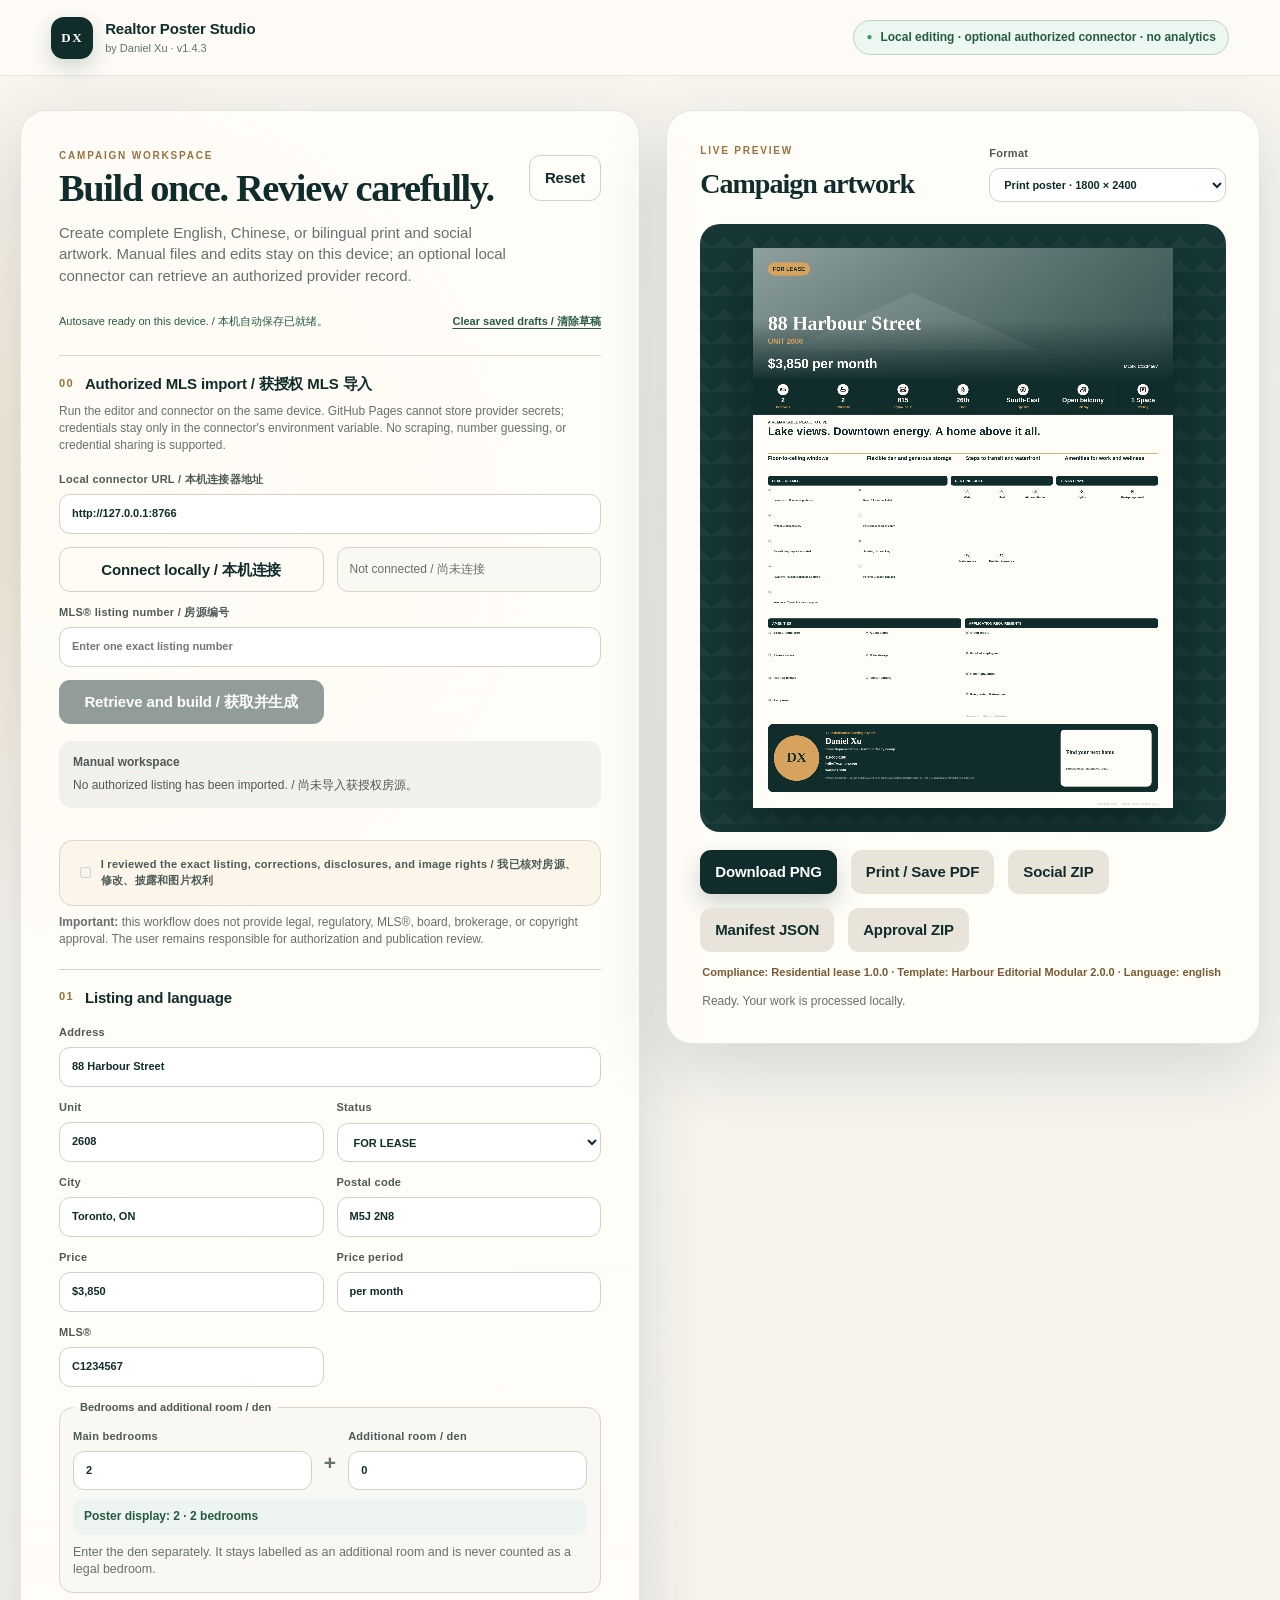
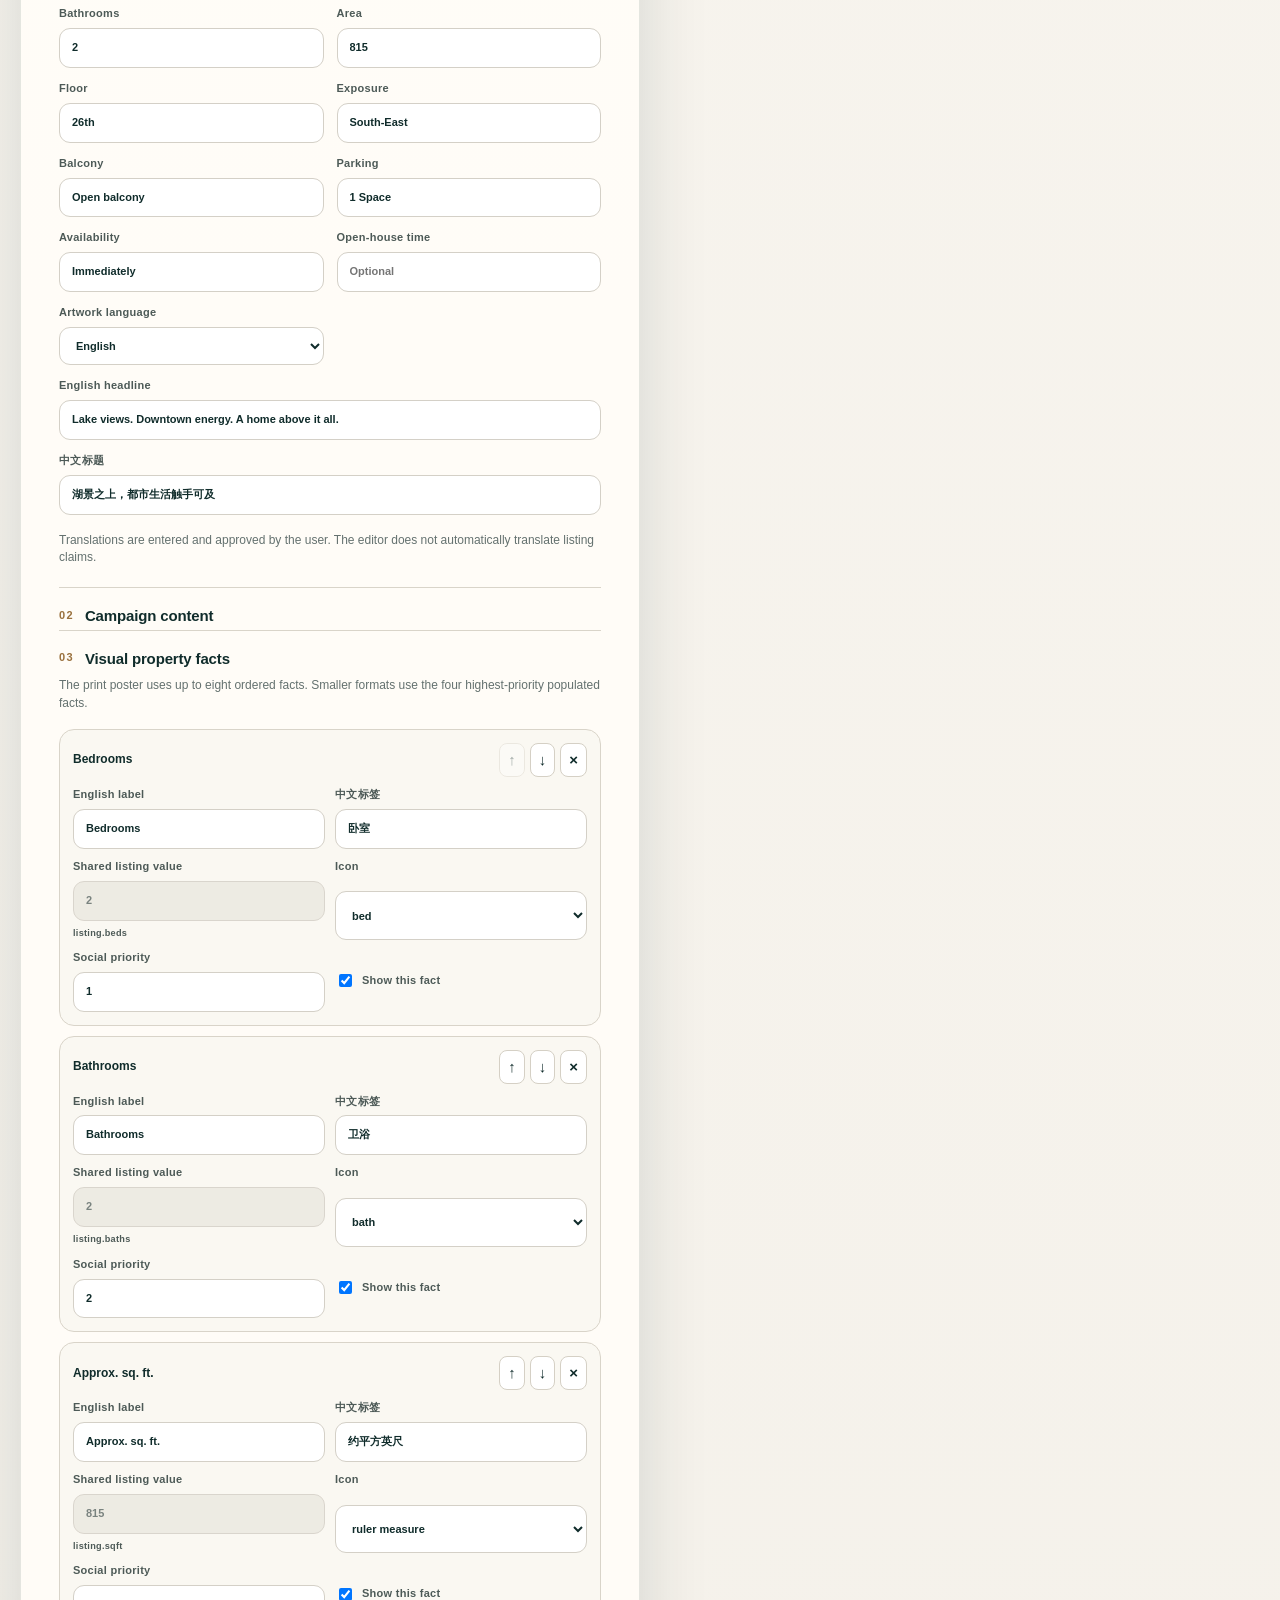
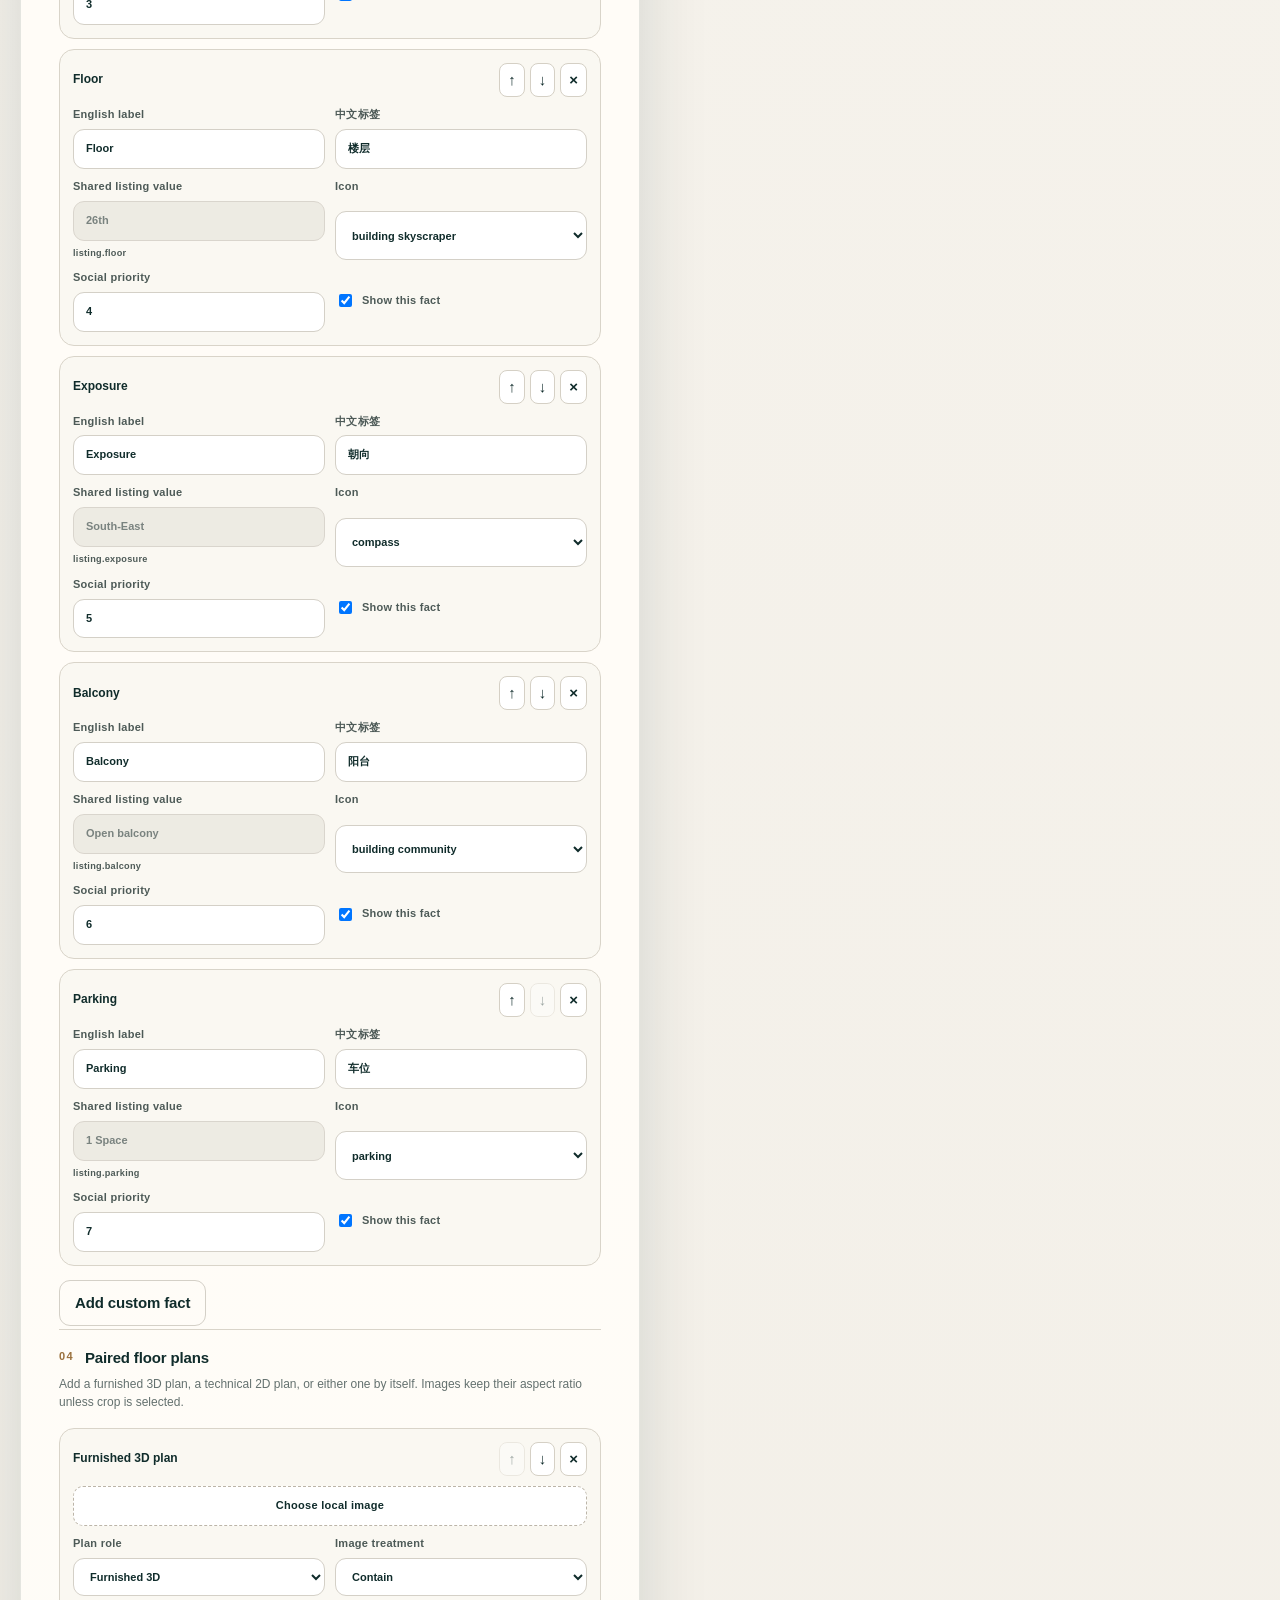
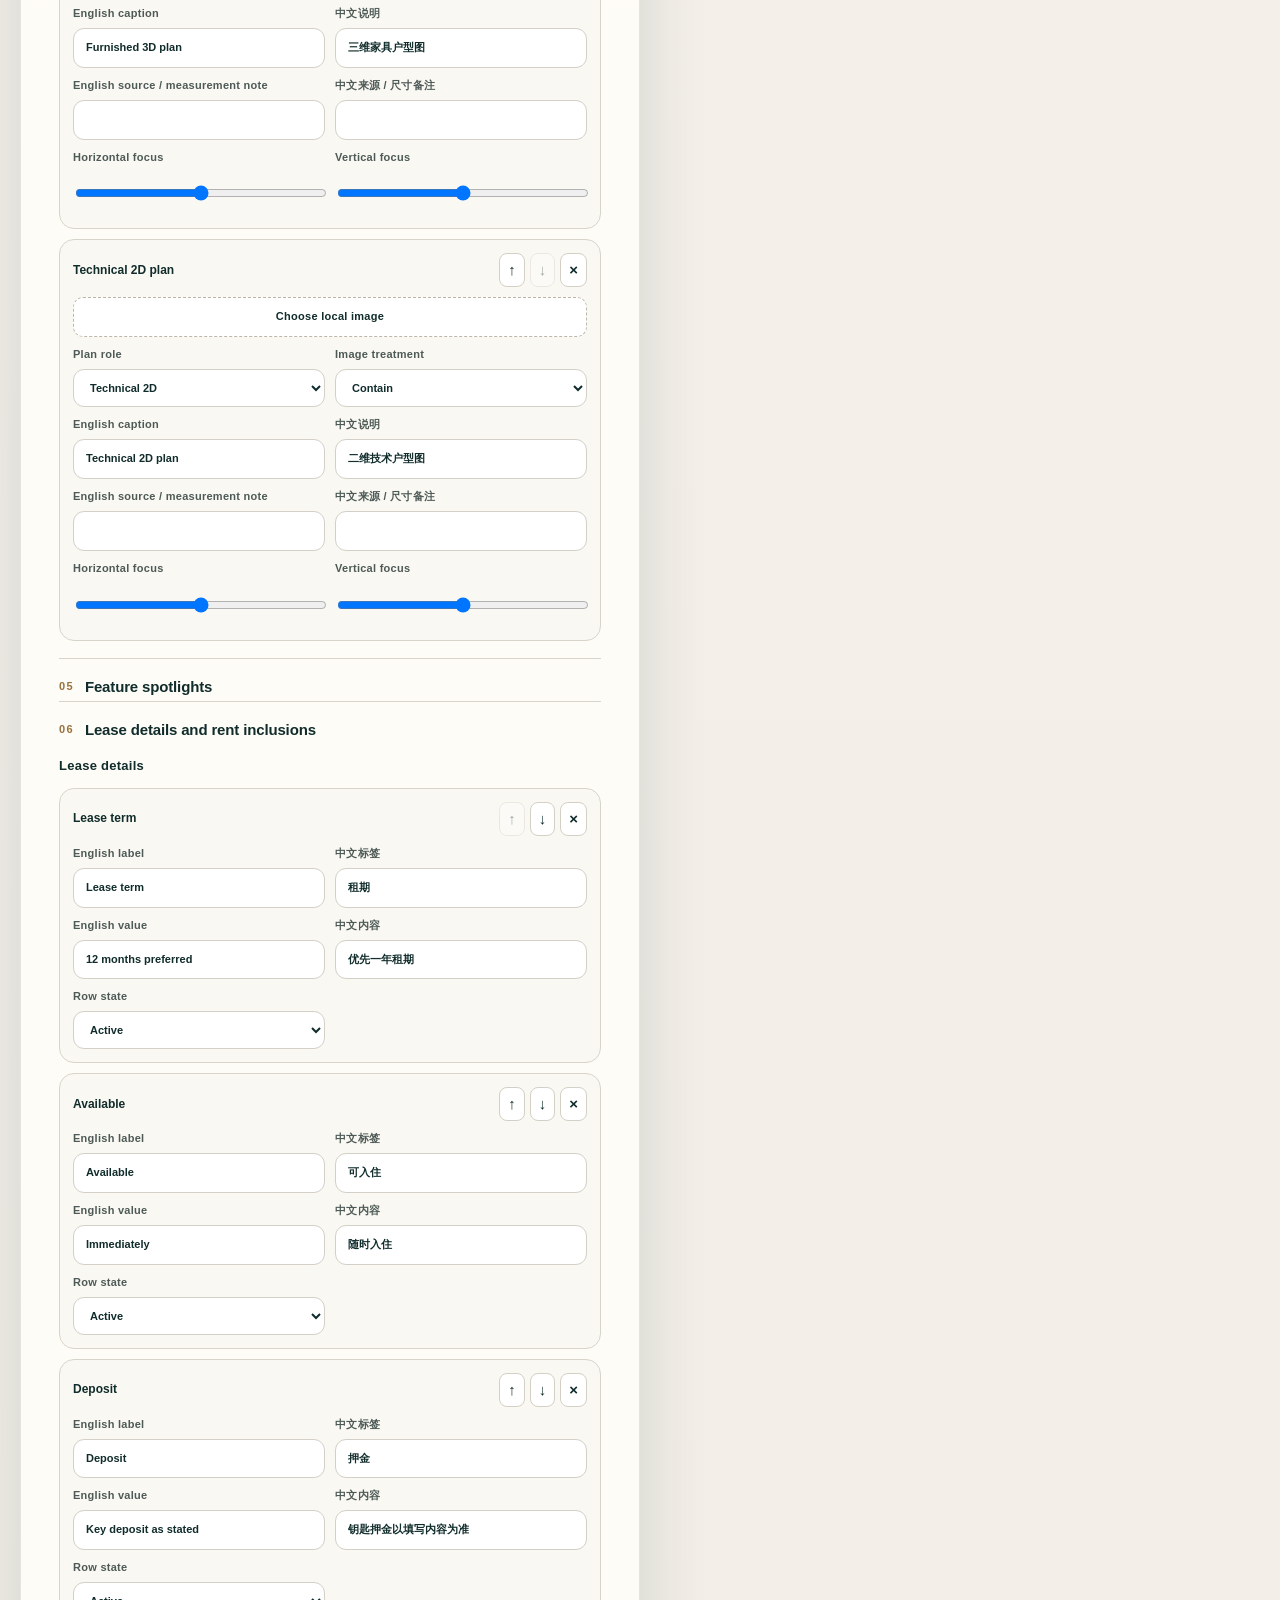
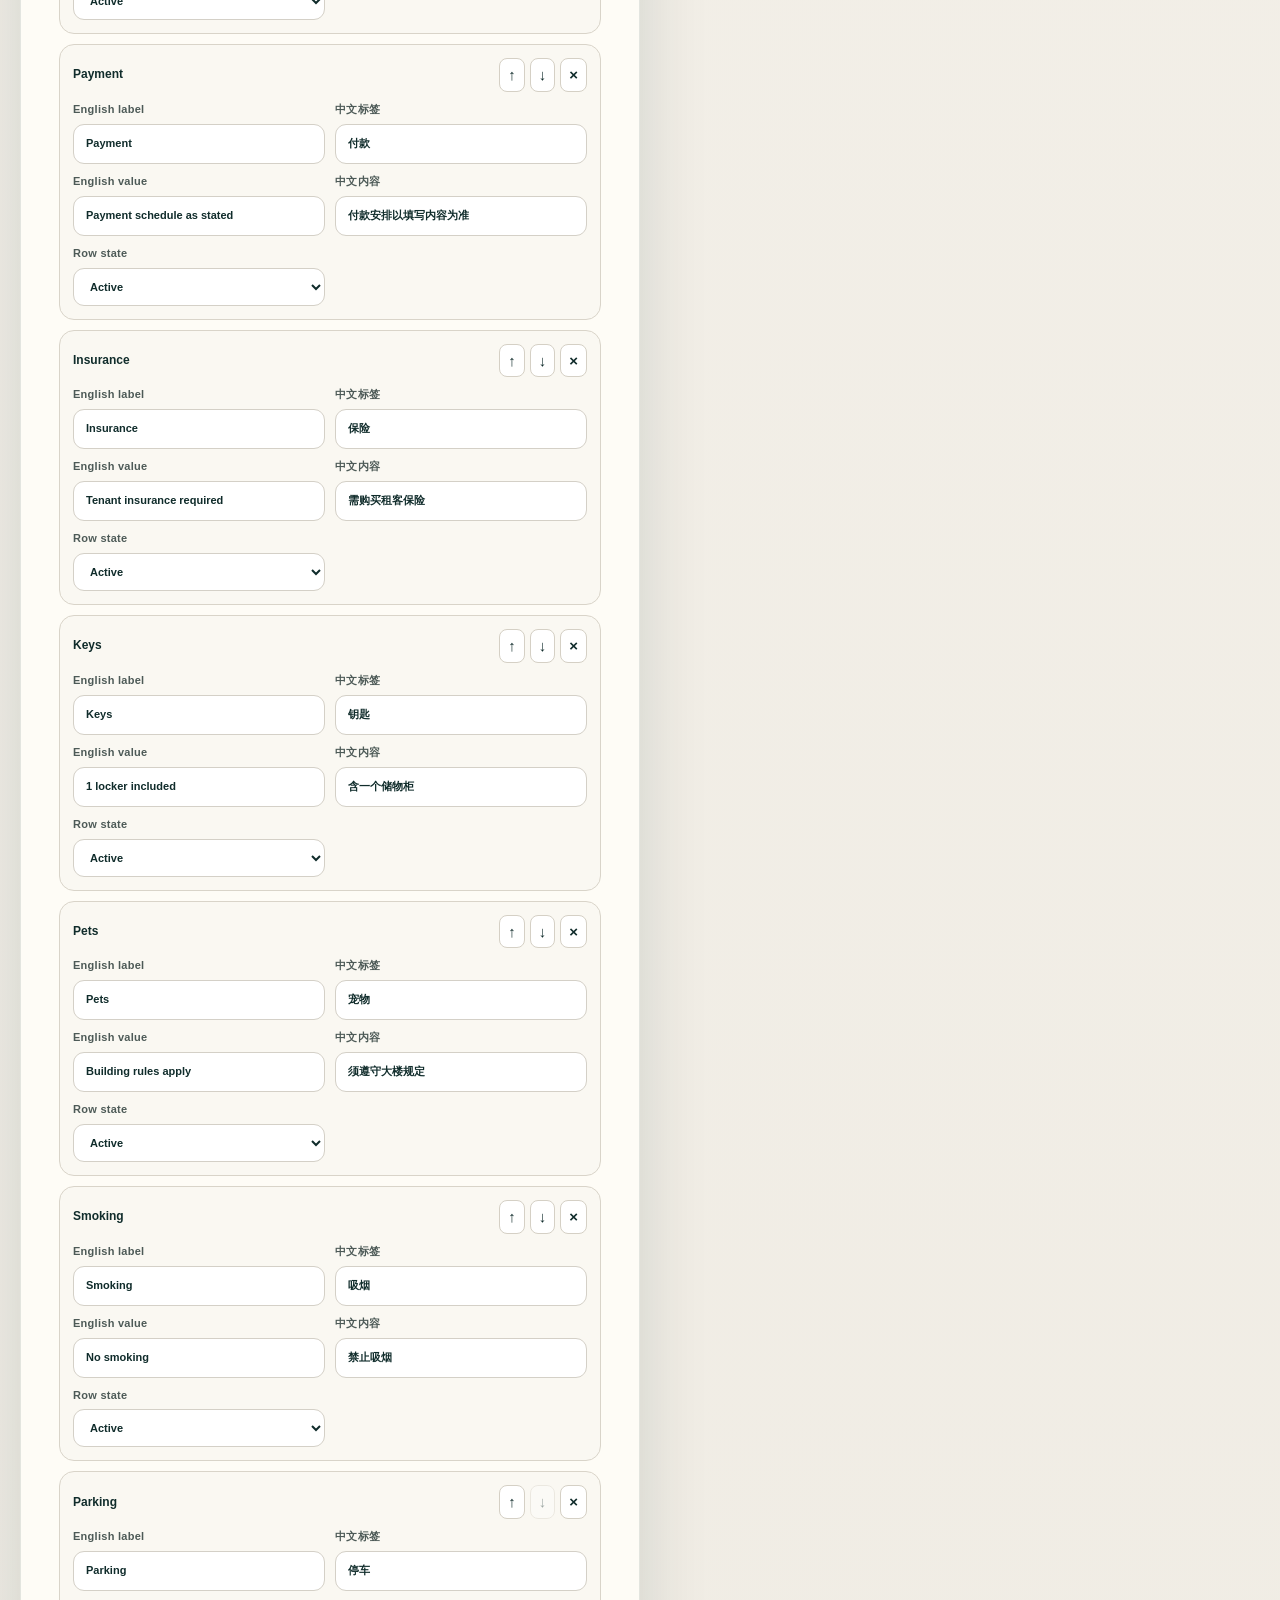
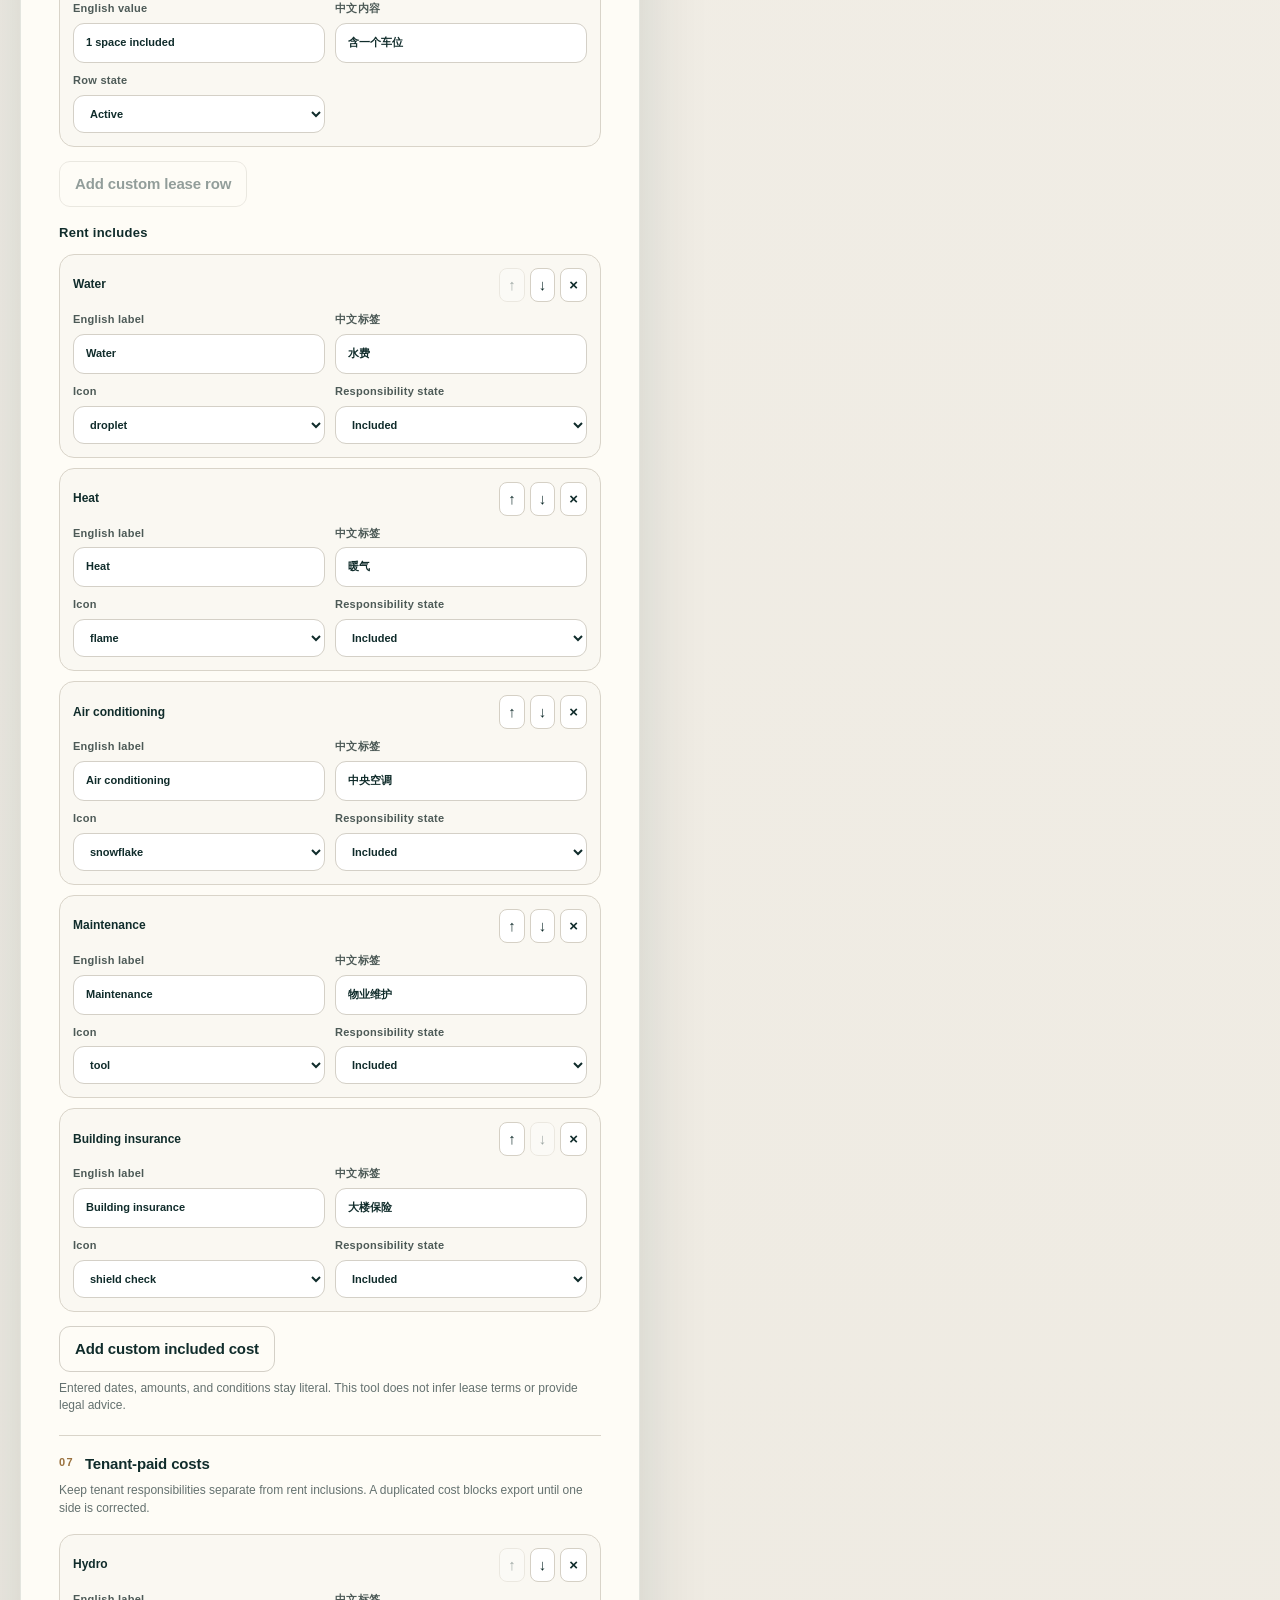
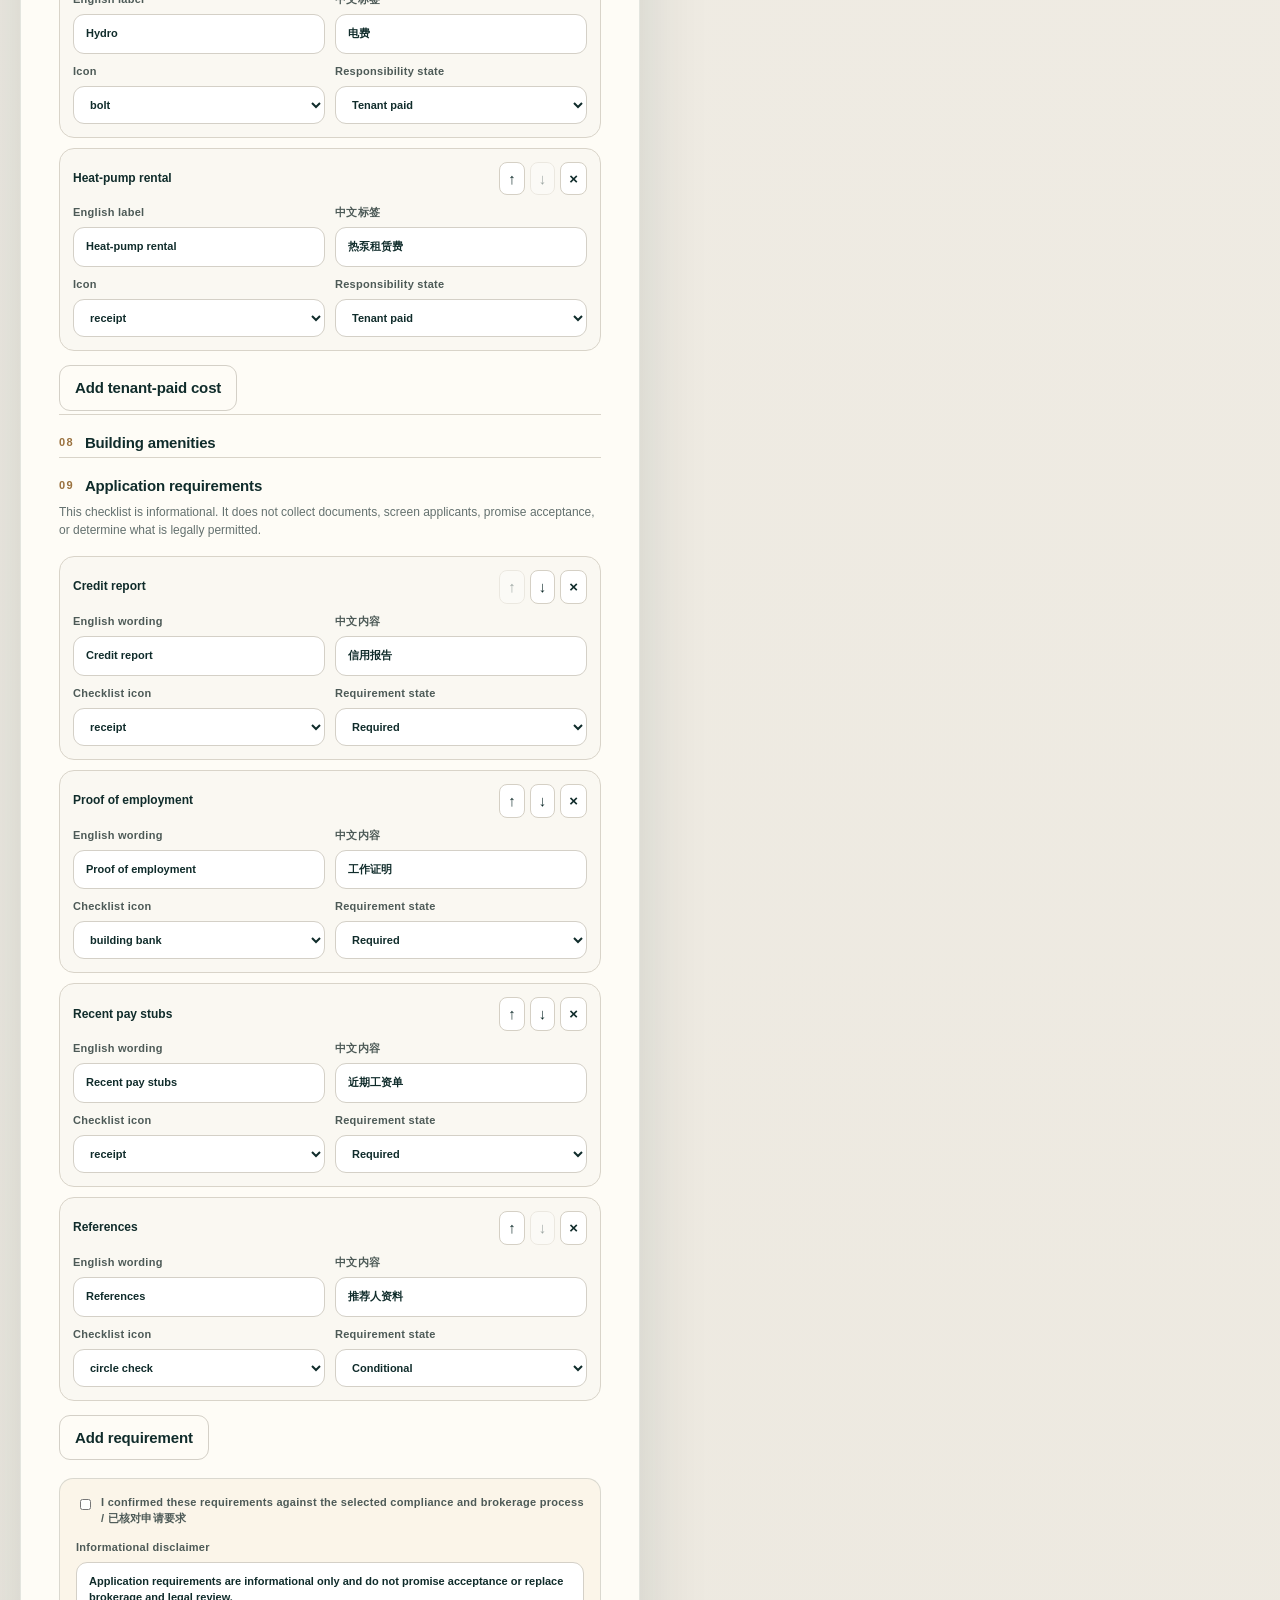
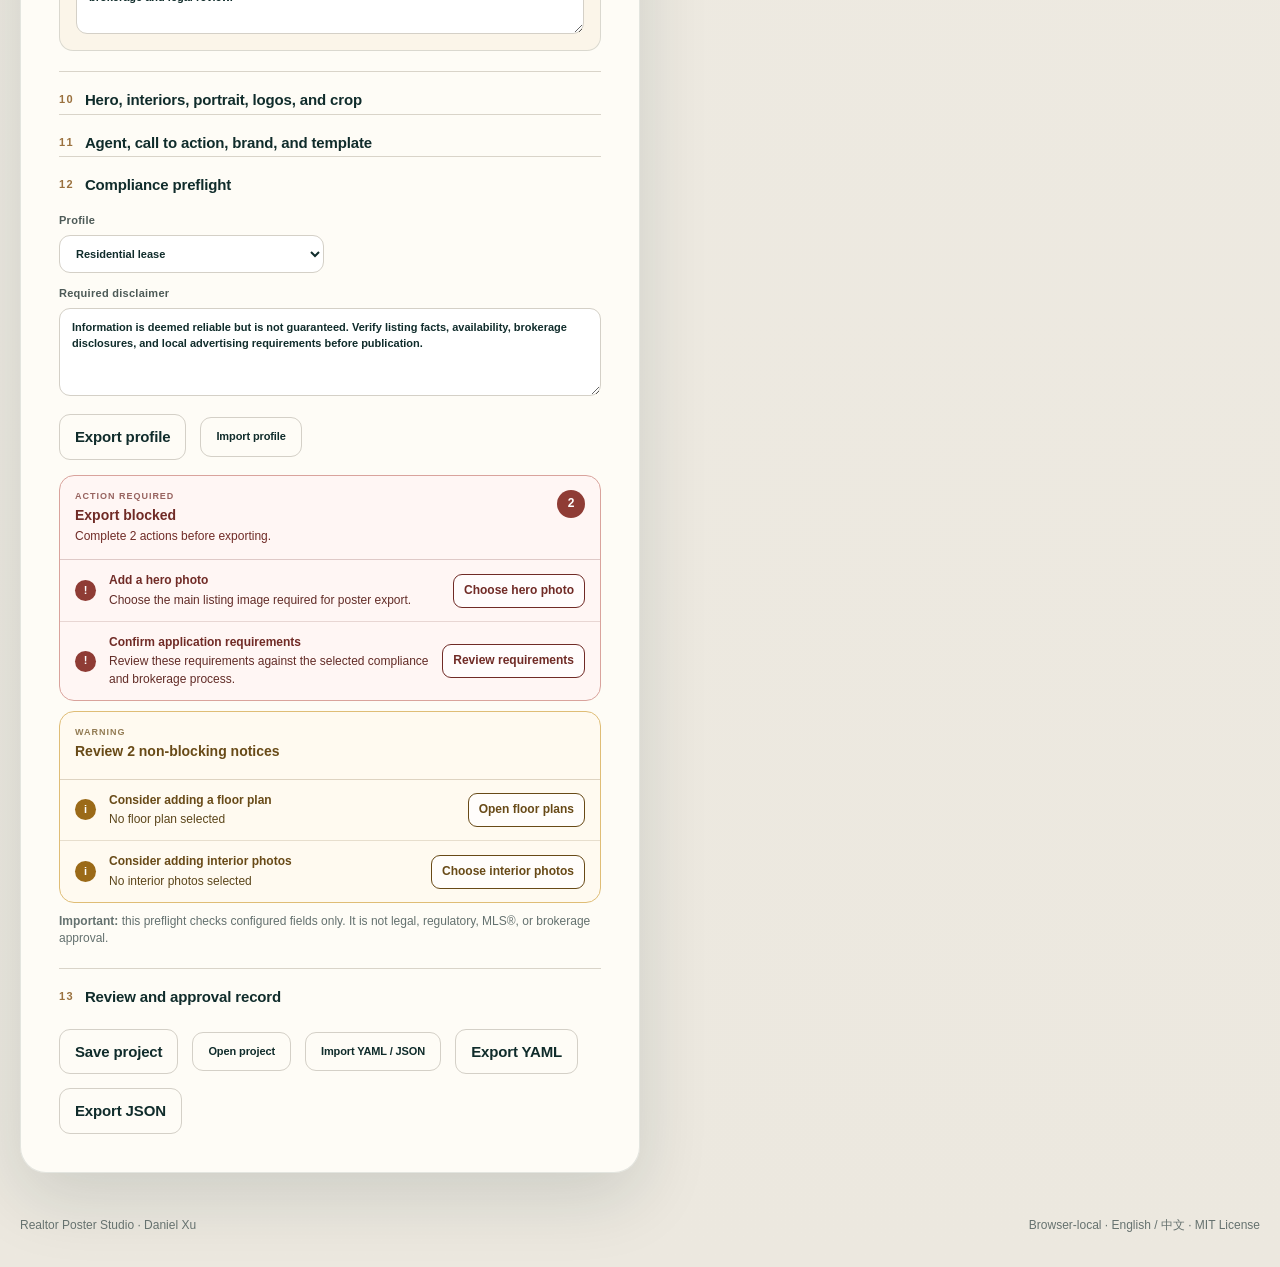
<file: web/index.html>
<!doctype html>
<html lang="en">
<head>
  <meta charset="utf-8">
  <meta name="viewport" content="width=device-width, initial-scale=1">
  <meta name="description" content="A private, bilingual, browser-local real-estate campaign editor by Daniel Xu.">
  <title>Realtor Poster Studio</title>
  <link rel="stylesheet" href="styles.css">
</head>
<body>
  <header class="site-header">
    <a class="brand" href="#top" aria-label="Realtor Poster Studio home">
      <span class="brand-mark" aria-hidden="true">DX</span>
      <span><strong>Realtor Poster Studio</strong><small>by Daniel Xu · v1.4.3</small></span>
    </a>
    <div class="privacy-badge"><span aria-hidden="true">●</span> Local editing · optional authorized connector · no analytics</div>
  </header>

  <main id="top" class="app-shell">
    <section class="editor-panel" aria-labelledby="editor-title">
      <div class="panel-heading">
        <div>
          <p class="eyebrow">CAMPAIGN WORKSPACE</p>
          <h1 id="editor-title">Build once. Review carefully.</h1>
        </div>
        <button id="reset-button" class="button button-quiet" type="button">Reset</button>
      </div>
      <p class="intro">Create complete English, Chinese, or bilingual print and social artwork. Manual files and edits stay on this device; an optional local connector can retrieve an authorized provider record.</p>

      <section id="recovery-panel" class="recovery-panel" aria-live="assertive" hidden>
        <div>
          <strong id="recovery-title">Recover local draft / 恢复本地草稿</strong>
          <p id="recovery-message">A locally saved project is available.</p>
        </div>
        <div class="recovery-actions">
          <button id="restore-draft" class="button button-primary" type="button">Restore / 恢复</button>
          <button id="download-recovery" class="button button-secondary" type="button" hidden>Download copy / 下载副本</button>
          <button id="discard-draft" class="button button-quiet" type="button">Discard / 放弃</button>
        </div>
      </section>
      <div class="autosave-bar">
        <span id="autosave-state" role="status">Checking local recovery… / 正在检查本地恢复记录…</span>
        <button id="clear-drafts" class="text-button" type="button">Clear saved drafts / 清除草稿</button>
      </div>

      <details id="mls-section" open>
        <summary><span>00</span> Authorized MLS import / 获授权 MLS 导入</summary>
        <p class="field-note">Run the editor and connector on the same device. GitHub Pages cannot store provider secrets; credentials stay only in the connector's environment variable. No scraping, number guessing, or credential sharing is supported.</p>
        <div class="form-grid">
          <label class="span-2">Local connector URL / 本机连接器地址<input id="mls-connector-url" value="http://127.0.0.1:8766" inputmode="url" autocomplete="off"></label>
          <button id="mls-connect" class="button button-quiet" type="button">Connect locally / 本机连接</button>
          <div id="mls-provider-context" class="mls-context">Not connected / 尚未连接</div>
          <label class="span-2">MLS® listing number / 房源编号<input id="mls-number" autocomplete="off" placeholder="Enter one exact listing number"></label>
          <button id="mls-generate" class="button button-primary" type="button" disabled>Retrieve and build / 获取并生成</button>
        </div>
        <div id="mls-completeness" class="validation-summary" aria-live="polite"><strong>Manual workspace</strong>No authorized listing has been imported.</div>
        <div id="mls-rights" class="module-editor" aria-live="polite"></div>
        <label class="module-toggle module-confirmation"><input id="mls-review-confirmed" type="checkbox" disabled> I reviewed the exact listing, corrections, disclosures, and image rights / 我已核对房源、修改、披露和图片权利</label>
        <p class="field-note"><strong>Important:</strong> this workflow does not provide legal, regulatory, MLS®, board, brokerage, or copyright approval. The user remains responsible for authorization and publication review.</p>
      </details>

      <details open>
        <summary><span>01</span> Listing and language</summary>
        <div class="form-grid">
          <label class="span-2">Address<input data-path="listing.address" autocomplete="street-address" value="88 Harbour Street"></label>
          <label>Unit<input data-path="listing.unit" value="2608"></label>
          <label>Status<select data-path="listing.status"><option>FOR LEASE</option><option>FOR SALE</option><option>JUST LISTED</option><option>OPEN HOUSE</option></select></label>
          <label>City<input data-path="listing.city" value="Toronto, ON"></label>
          <label>Postal code<input data-path="listing.postalCode" value="M5J 2N8"></label>
          <label>Price<input data-path="listing.price" value="$3,850"></label>
          <label>Price period<input data-path="listing.rentPeriod" value="per month"></label>
          <label>MLS®<input data-path="listing.mls" value="C1234567"></label>
          <fieldset class="bedroom-editor span-2">
            <legend>Bedrooms and additional room / den</legend>
            <label>Main bedrooms<input id="bedrooms-primary" data-path="listing.beds" type="number" inputmode="numeric" min="0" max="20" step="1" value="2" aria-describedby="bedroom-display-preview"></label>
            <span class="bedroom-plus" aria-hidden="true">+</span>
            <label>Additional room / den<input id="bedrooms-additional" data-path="listing.bedsAdditional" type="number" inputmode="numeric" min="0" max="10" step="1" value="0" aria-describedby="bedroom-display-preview"></label>
            <output id="bedroom-display-preview" class="bedroom-preview" aria-live="polite">Poster display: 2 · 2 bedrooms</output>
            <small>Enter the den separately. It stays labelled as an additional room and is never counted as a legal bedroom.</small>
          </fieldset>
          <label>Bathrooms<input data-path="listing.baths" inputmode="decimal" value="2"></label>
          <label>Area<input data-path="listing.sqft" value="815"></label>
          <label>Floor<input data-path="listing.floor" value="26th"></label>
          <label>Exposure<input data-path="listing.exposure" value="South-East"></label>
          <label>Balcony<input data-path="listing.balcony" value="Open balcony"></label>
          <label>Parking<input data-path="listing.parking" value="1 Space"></label>
          <label>Availability<input data-path="listing.availability" value="Immediately"></label>
          <label>Open-house time<input data-path="listing.openHouse" placeholder="Optional"></label>
          <label>Artwork language<select data-path="language.mode" id="language-mode"><option value="english">English</option><option value="chinese">中文</option><option value="bilingual">English + 中文</option></select></label>
          <label class="span-2">English headline<input data-path="listing.headlineEn" value="Lake views. Downtown energy. A home above it all."></label>
          <label class="span-2">中文标题<input data-path="listing.headlineZh" lang="zh-Hans" value="湖景之上，都市生活触手可及"></label>
        </div>
        <p class="field-note">Translations are entered and approved by the user. The editor does not automatically translate listing claims.</p>
      </details>

      <details>
        <summary><span>02</span> Campaign content</summary>
        <div class="form-grid">
          <label class="span-2">English features — one per line<textarea data-path="content.featuresEn" rows="4">Floor-to-ceiling windows
Flexible den and generous storage
Steps to transit and waterfront
Amenities for work and wellness</textarea></label>
          <label class="span-2">中文特色 — 每行一项<textarea data-path="content.featuresZh" rows="4" lang="zh-Hans">落地窗，采光充足
灵活书房与充裕储物空间
步行可达公共交通与湖滨
工作与休闲配套齐全</textarea></label>
          <label class="span-2">Provider description — English<textarea data-path="listing.descriptionEn" rows="3" placeholder="Imported literally or entered by the user"></textarea></label>
          <label class="span-2">供应商说明 — 中文<textarea data-path="listing.descriptionZh" rows="3" lang="zh-Hans" placeholder="原样导入或由用户填写"></textarea></label>
          <label class="span-2">English location highlights<textarea data-path="content.locationEn" rows="3">Waterfront
Union Station
Dining and shopping</textarea></label>
        </div>
      </details>

      <details open>
        <summary><span>03</span> Visual property facts</summary>
        <p class="field-note">The print poster uses up to eight ordered facts. Smaller formats use the four highest-priority populated facts.</p>
        <div id="facts-editor" class="module-editor" aria-live="polite"></div>
        <button id="add-custom-fact" class="button button-quiet" type="button">Add custom fact</button>
      </details>

      <details open>
        <summary><span>04</span> Paired floor plans</summary>
        <p class="field-note">Add a furnished 3D plan, a technical 2D plan, or either one by itself. Images keep their aspect ratio unless crop is selected.</p>
        <div id="plans-editor" class="module-editor" aria-live="polite"></div>
      </details>

      <details>
        <summary><span>05</span> Feature spotlights</summary>
        <p class="field-note">Add up to three image-led callouts. Titles and details remain separate in English and Chinese.</p>
        <div id="spotlights-editor" class="module-editor" aria-live="polite"></div>
        <button id="add-spotlight" class="button button-quiet" type="button">Add feature spotlight</button>
      </details>

      <details open>
        <summary><span>06</span> Lease details and rent inclusions</summary>
        <h3 class="module-subheading">Lease details</h3>
        <div id="lease-editor" class="module-editor" aria-live="polite"></div>
        <button id="add-lease-detail" class="button button-quiet" type="button">Add custom lease row</button>
        <h3 class="module-subheading">Rent includes</h3>
        <div id="costs-editor" class="module-editor" aria-live="polite"></div>
        <button id="add-included-cost" class="button button-quiet" type="button">Add custom included cost</button>
        <p class="field-note">Entered dates, amounts, and conditions stay literal. This tool does not infer lease terms or provide legal advice.</p>
      </details>

      <details open>
        <summary><span>07</span> Tenant-paid costs</summary>
        <p class="field-note">Keep tenant responsibilities separate from rent inclusions. A duplicated cost blocks export until one side is corrected.</p>
        <div id="tenant-costs-editor" class="module-editor" aria-live="polite"></div>
        <button id="add-tenant-cost" class="button button-quiet" type="button">Add tenant-paid cost</button>
      </details>

      <details>
        <summary><span>08</span> Building amenities</summary>
        <p class="field-note">Add up to twelve ordered amenities with user-reviewed English and Chinese labels.</p>
        <div id="amenities-editor" class="module-editor" aria-live="polite"></div>
        <button id="add-amenity" class="button button-quiet" type="button">Add amenity</button>
      </details>

      <details open>
        <summary><span>09</span> Application requirements</summary>
        <p class="field-note">This checklist is informational. It does not collect documents, screen applicants, promise acceptance, or determine what is legally permitted.</p>
        <div id="requirements-editor" class="module-editor" aria-live="polite"></div>
        <button id="add-requirement" class="button button-quiet" type="button">Add requirement</button>
        <div class="form-grid module-confirmation">
          <label class="span-2 module-toggle"><input data-path="compliance.applicationRequirementsConfirmed" type="checkbox"> I confirmed these requirements against the selected compliance and brokerage process / 已核对申请要求</label>
          <label class="span-2">Informational disclaimer<textarea data-path="compliance.applicationDisclaimer" rows="3">Application requirements are informational only and do not promise acceptance or replace brokerage and legal review.</textarea></label>
        </div>
      </details>

      <details id="media-section">
        <summary><span>10</span> Hero, interiors, portrait, logos, and crop</summary>
        <div class="upload-grid">
          <label class="upload-card"><strong>Hero photo</strong><small>JPG, PNG or WebP</small><input id="hero-upload" type="file" accept="image/jpeg,image/png,image/webp"></label>
          <label class="upload-card"><strong>Interior photos</strong><small>Choose up to four</small><input id="gallery-upload" type="file" multiple accept="image/jpeg,image/png,image/webp"></label>
          <label class="upload-card"><strong>Agent portrait / avatar</strong><small>Photo or supplied illustration</small><input id="portrait-upload" type="file" accept="image/png,image/jpeg,image/webp"></label>
          <label class="upload-card"><strong>Light logo</strong><small>For dark backgrounds</small><input id="logo-light-upload" type="file" accept="image/png,image/jpeg,image/webp"></label>
          <label class="upload-card"><strong>Dark logo</strong><small>For light backgrounds</small><input id="logo-dark-upload" type="file" accept="image/png,image/jpeg,image/webp"></label>
        </div>
        <div id="media-list" class="media-list" aria-live="polite"></div>
        <div id="focal-pad" class="focal-pad" role="button" tabindex="0" aria-label="Choose the focal point of the hero image">
          <div id="focal-marker" class="focal-marker" aria-hidden="true"></div>
          <p id="focal-empty">Upload a hero photo, then click its most important point.</p>
        </div>
        <div class="range-grid">
          <label>Horizontal focus <output id="focus-x-output">50%</output><input id="focus-x" type="range" min="0" max="100" value="50"></label>
          <label>Vertical focus <output id="focus-y-output">50%</output><input id="focus-y" type="range" min="0" max="100" value="50"></label>
        </div>
      </details>

      <details>
        <summary><span>11</span> Agent, call to action, brand, and template</summary>
        <div class="form-grid">
          <label>Agent<input data-path="contact.name" value="Daniel Xu"></label>
          <label>Title<input data-path="contact.title" value="Sales Representative"></label>
          <label>Licence / registration<input data-path="contact.license" placeholder="Optional unless required by profile"></label>
          <label>Brokerage<input data-path="brand.name" value="Harbour Realty Group"></label>
          <label>Brand tagline<input data-path="brand.tagline" value="Move beautifully."></label>
          <label>Phone<input data-path="contact.phone" inputmode="tel" value="416-555-0198"></label>
          <label>Email<input data-path="contact.email" inputmode="email" value="hello@example.com"></label>
          <label>Agent website<input data-path="contact.website" value="example.com"></label>
          <label>Portrait state<select data-path="contact.portraitMode"><option value="photo">Photo</option><option value="illustrated">Supplied illustrated avatar</option><option value="initials">Initials</option><option value="none">No portrait</option></select></label>
          <label>Portrait horizontal focus<input id="portrait-focus-x" type="range" min="0" max="100" value="50"></label>
          <label>Portrait vertical focus<input id="portrait-focus-y" type="range" min="0" max="100" value="50"></label>
          <label>English personal tagline<input data-path="contact.taglineEn" value="Your dedicated leasing expert"></label>
          <label>中文个人标语<input lang="zh-Hans" data-path="contact.taglineZh" value="您的专属租赁顾问"></label>
          <label>English CTA heading<input data-path="contact.ctaTitleEn" value="Find your next home"></label>
          <label>中文行动标题<input lang="zh-Hans" data-path="contact.ctaTitleZh" value="找到理想新居"></label>
          <label>English CTA body<input data-path="contact.ctaBodyEn" value="Professional, responsive, local."></label>
          <label>中文行动说明<input lang="zh-Hans" data-path="contact.ctaBodyZh" value="专业、及时、熟悉本地。"></label>
          <label class="span-2">Brokerage website<input data-path="brand.website" value="example.com"></label>
          <label>Accent<input data-path="theme.accent" data-color="accent" type="color" value="#d6a25e"></label>
          <label>Ink<input data-path="theme.ink" data-color="ink" type="color" value="#102c2b"></label>
          <label>Paper<input data-path="theme.paper" data-color="paper" type="color" value="#fffdf8"></label>
          <label>Typography<select data-path="typography.style"><option value="editorial">Editorial</option><option value="modern">Modern</option><option value="classic">Classic</option></select></label>
          <label>Template name<input data-path="template.name" value="Harbour Editorial Modular"></label>
          <label>Template version<input data-path="template.version" value="2.0.0"></label>
        </div>
        <fieldset class="lock-grid">
          <legend>Lock selected template fields</legend>
          <label><input type="checkbox" data-lock="brand.name"> Brokerage</label>
          <label><input type="checkbox" data-lock="brand.tagline"> Tagline</label>
          <label><input type="checkbox" data-lock="brand.website"> Website</label>
          <label><input type="checkbox" data-lock="theme.accent"> Accent</label>
          <label><input type="checkbox" data-lock="theme.ink"> Ink</label>
          <label><input type="checkbox" data-lock="theme.paper"> Paper</label>
          <label><input type="checkbox" data-lock="typography.style"> Typography</label>
        </fieldset>
        <p class="field-note">Exported templates include the current preview format as their default layout.</p>
        <div class="project-actions">
          <button id="save-template" class="button button-quiet" type="button">Export template</button>
          <button id="duplicate-template" class="button button-quiet" type="button">Duplicate template</button>
          <label class="button button-quiet file-button">Import template<input id="open-template" type="file" accept="application/json"></label>
        </div>
      </details>

      <details id="compliance-section" open>
        <summary><span>12</span> Compliance preflight</summary>
        <div class="form-grid">
          <label>Profile<select id="compliance-profile" data-path="compliance.profileId"><option value="lease">Residential lease</option><option value="sale">Residential sale</option><option value="open_house">Open house</option><option value="just_listed">Just listed</option></select></label>
          <label class="span-2">Required disclaimer<textarea data-path="compliance.disclaimer" rows="4"></textarea></label>
        </div>
        <div class="project-actions">
          <button id="save-compliance" class="button button-quiet" type="button">Export profile</button>
          <label class="button button-quiet file-button">Import profile<input id="open-compliance" type="file" accept="application/json"></label>
        </div>
        <div id="validation-summary" class="validation-summary" aria-live="polite" aria-label="Export preflight"></div>
        <p class="field-note"><strong>Important:</strong> this preflight checks configured fields only. It is not legal, regulatory, MLS®, or brokerage approval.</p>
      </details>

      <details>
        <summary><span>13</span> Review and approval record</summary>
        <div class="form-grid">
          <label>Status<select data-path="review.status"><option>Draft</option><option>Changes Requested</option><option>Approved</option></select></label>
          <label>Reviewer<input data-path="review.reviewer" placeholder="Reviewer name"></label>
          <label>Review date<input data-path="review.reviewedAt" type="date"></label>
          <label class="span-2">Review notes<textarea data-path="review.notes" rows="3"></textarea></label>
        </div>
        <label class="button button-quiet file-button">Compare approved project<input id="open-baseline" type="file" accept="application/json"></label>
        <div id="change-summary" class="change-summary">No comparison project loaded.</div>
        <p class="field-note">Approval is an internal local workflow record. It is not an electronic signature or legal approval.</p>
      </details>

      <div class="project-actions project-actions-wrap">
        <button id="save-project" class="button button-quiet" type="button">Save project</button>
        <label class="button button-quiet file-button">Open project<input id="open-project" type="file" accept="application/json"></label>
        <label class="button button-quiet file-button">Import YAML / JSON<input id="import-listing" type="file" accept=".yaml,.yml,.json,application/json,text/yaml"></label>
        <button id="export-yaml" class="button button-quiet" type="button">Export YAML</button>
        <button id="export-json" class="button button-quiet" type="button">Export JSON</button>
      </div>
    </section>

    <section class="preview-panel" aria-labelledby="preview-title">
      <div class="preview-toolbar">
        <div>
          <p class="eyebrow">LIVE PREVIEW</p>
          <h2 id="preview-title">Campaign artwork</h2>
        </div>
        <label class="preset-select">Format
          <select id="preset-select">
            <option value="poster">Print poster · 1800 × 2400</option>
            <option value="square">Square · 1080 × 1080</option>
            <option value="portrait">Portrait · 1080 × 1350</option>
            <option value="story">Story · 1080 × 1920</option>
            <option value="landscape">Landscape · 1200 × 630</option>
          </select>
        </label>
      </div>

      <div class="canvas-stage"><canvas id="poster-canvas" width="1800" height="2400" aria-label="Generated real-estate poster preview" aria-describedby="artwork-description"></canvas></div>
      <p id="artwork-description" class="sr-only"></p>

      <div class="export-bar">
        <button id="download-png" class="button button-primary" type="button">Download PNG</button>
        <button id="print-pdf" class="button button-secondary" type="button">Print / Save PDF</button>
        <button id="download-pack" class="button button-secondary" type="button">Social ZIP</button>
        <button id="download-manifest" class="button button-secondary" type="button">Manifest JSON</button>
        <button id="download-approval" class="button button-secondary" type="button">Approval ZIP</button>
      </div>
      <p id="active-profile" class="active-profile"></p>
      <p id="status" class="status" aria-live="polite">Ready. Your work is processed locally.</p>
    </section>
  </main>

  <footer>
    <span>Realtor Poster Studio · Daniel Xu</span>
    <span>Browser-local · English / 中文 · MIT License</span>
  </footer>
  <script src="core.js"></script>
  <script src="recovery.js"></script>
  <script src="mls.js"></script>
  <script src="app.js"></script>
</body>
</html>
</file>
<file: web/styles.css>
:root {
  color-scheme: light;
  --ink: #102c2b;
  --muted: #64716f;
  --paper: #fffdf8;
  --surface: #f3efe7;
  --accent: #d6a25e;
  --line: #d9d4c9;
  --shadow: 0 24px 70px rgba(16, 44, 43, .14);
}

* { box-sizing: border-box; }
html { scroll-behavior: smooth; }
body {
  margin: 0;
  background:
    radial-gradient(circle at 8% 4%, rgba(214, 162, 94, .18), transparent 28rem),
    linear-gradient(180deg, #f8f5ef 0%, #ece8df 100%);
  color: var(--ink);
  font: 15px/1.45 Inter, ui-sans-serif, -apple-system, BlinkMacSystemFont, "Segoe UI", sans-serif;
}

button, input, select, textarea { font: inherit; }
button, select, input[type="file"], input[type="color"], input[type="range"] { cursor: pointer; }

.site-header {
  height: 76px;
  display: flex;
  align-items: center;
  justify-content: space-between;
  padding: 0 clamp(20px, 4vw, 64px);
  border-bottom: 1px solid rgba(16, 44, 43, .1);
  background: rgba(255, 253, 248, .82);
  backdrop-filter: blur(18px);
  position: sticky;
  top: 0;
  z-index: 10;
}

.brand { display: flex; gap: 12px; align-items: center; color: inherit; text-decoration: none; }
.brand-mark {
  width: 42px; height: 42px; border-radius: 13px; display: grid; place-items: center;
  color: var(--paper); background: var(--ink); font: 800 13px/1 Georgia, serif; letter-spacing: .12em;
  box-shadow: 0 8px 22px rgba(16, 44, 43, .2);
}
.brand strong, .brand small { display: block; }
.brand strong { font-size: 15px; letter-spacing: -.01em; }
.brand small { color: var(--muted); font-size: 11px; margin-top: 1px; }
.privacy-badge {
  display: flex; align-items: center; gap: 8px; padding: 8px 12px; border: 1px solid #bbd0c4;
  border-radius: 999px; color: #275b43; background: #edf7f1; font-size: 12px; font-weight: 700;
}
.privacy-badge span { color: #3c9a68; font-size: 10px; }

.app-shell {
  width: min(1540px, calc(100% - 40px));
  margin: 34px auto 44px;
  display: grid;
  grid-template-columns: minmax(480px, 620px) minmax(520px, 1fr);
  gap: 26px;
  align-items: start;
}

.editor-panel, .preview-panel {
  border: 1px solid rgba(16, 44, 43, .11);
  border-radius: 26px;
  background: rgba(255, 253, 248, .92);
  box-shadow: var(--shadow);
}
.editor-panel { padding: clamp(24px, 3vw, 38px); }
.preview-panel { padding: clamp(20px, 2.6vw, 34px); position: sticky; top: 100px; }
.panel-heading, .preview-toolbar, .export-bar, .project-actions { display: flex; align-items: center; justify-content: space-between; gap: 14px; }
.eyebrow { margin: 0 0 5px; color: #9a713e; font-size: 10px; font-weight: 850; letter-spacing: .18em; }
h1, h2 { margin: 0; font-family: Georgia, "Times New Roman", serif; letter-spacing: -.035em; }
h1 { font-size: clamp(29px, 3vw, 42px); line-height: 1.02; }
h2 { font-size: 28px; }
.intro { color: var(--muted); margin: 14px 0 24px; max-width: 54ch; }
.recovery-panel {
  margin: 0 0 12px; padding: 15px; border: 1px solid #d7b16f; border-radius: 15px;
  background: #fff8e7; color: #67491b; display: grid; gap: 12px;
}
.recovery-panel[hidden] { display: none; }
.recovery-panel.is-warning { border-color: #d9a39c; background: #fff0ee; color: #7d3029; }
.recovery-panel.is-conflict { border-color: #9aaecb; background: #eef4ff; color: #294a75; }
.recovery-panel strong { display: block; font-size: 13px; }
.recovery-panel p { margin: 4px 0 0; font-size: 12px; }
.recovery-actions { display: flex; flex-wrap: wrap; gap: 8px; }
.autosave-bar {
  min-height: 30px; margin: -4px 0 18px; display: flex; align-items: center; justify-content: space-between; gap: 12px;
  color: var(--muted); font-size: 11px;
}
.autosave-bar.is-saved { color: #275b43; }
.autosave-bar.is-warning { color: #8a332c; }
.text-button { border: 0; padding: 4px 0; color: inherit; background: transparent; font-size: 11px; font-weight: 800; text-decoration: underline; text-underline-offset: 3px; }

details { border-top: 1px solid var(--line); padding: 17px 0 3px; }
summary { display: flex; align-items: center; gap: 11px; list-style: none; cursor: pointer; font-weight: 850; letter-spacing: -.01em; }
summary::-webkit-details-marker { display: none; }
summary span { color: #9a713e; font-size: 11px; letter-spacing: .12em; }
.form-grid { display: grid; grid-template-columns: repeat(2, minmax(0, 1fr)); gap: 13px; margin: 17px 0; }
.span-2 { grid-column: span 2; }
label { display: grid; gap: 6px; color: #4d5a57; font-size: 11px; font-weight: 800; letter-spacing: .025em; }
input, select, textarea {
  width: 100%; min-width: 0; border: 1px solid #d4d0c7; border-radius: 11px; color: var(--ink); background: #fff;
  padding: 11px 12px; outline: none; transition: border-color .18s, box-shadow .18s;
}
textarea { resize: vertical; line-height: 1.45; }
input:focus, select:focus, textarea:focus { border-color: var(--accent); box-shadow: 0 0 0 3px rgba(214, 162, 94, .2); }
input:disabled, select:disabled, textarea:disabled { cursor: not-allowed; color: #65706d; background: #ece9e1; opacity: .86; }
input[type="color"] { min-height: 43px; padding: 5px; }
.field-note { margin: 8px 0 17px; color: var(--muted); font-size: 12px; }
.mls-context { display: flex; align-items: center; min-height: 43px; padding: 10px 12px; border: 1px solid var(--line); border-radius: 11px; color: var(--muted); background: #faf8f2; font-size: 12px; }
.mls-rights-row { display: grid; grid-template-columns: minmax(0, 1fr) auto auto; gap: 8px; align-items: center; }
.mls-rights-row small { color: var(--muted); }
.module-subheading { margin: 18px 0 10px; color: var(--ink); font: 800 13px/1.2 Inter, ui-sans-serif, sans-serif; letter-spacing: .02em; }
.module-confirmation { margin-top: 18px; padding: 16px; border: 1px solid rgba(16,44,43,.14); border-radius: 14px; background: rgba(214,162,94,.08); }
.module-confirmation .module-toggle { align-items: flex-start; line-height: 1.45; }
.module-editor { display: grid; gap: 10px; margin: 14px 0; }
.module-card { border: 1px solid var(--line); border-radius: 15px; padding: 13px; background: #faf8f2; }
.module-card-header { display: flex; align-items: center; justify-content: space-between; gap: 10px; margin-bottom: 10px; }
.module-card-header strong { font-size: 12px; }
.module-card-grid { display: grid; grid-template-columns: repeat(2, minmax(0, 1fr)); gap: 10px; }
.module-card-grid .span-2 { grid-column: span 2; }
.module-actions { display: flex; gap: 5px; }
.module-actions .icon-button { padding: 5px 8px; }
.module-toggle { display: flex; align-items: center; gap: 7px; font-size: 11px; }
.module-toggle input { width: auto; }
.inline-upload { position: relative; display: inline-flex; align-items: center; justify-content: center; min-height: 40px; border: 1px dashed #bcb5a8; border-radius: 10px; background: #fff; color: var(--ink); font-size: 11px; font-weight: 800; }
.inline-upload input { position: absolute; inset: 0; opacity: 0; }
.module-thumb { width: 100%; aspect-ratio: 16 / 9; object-fit: contain; border: 1px solid var(--line); border-radius: 10px; background: #fff; }
.module-empty { padding: 15px; border: 1px dashed var(--line); border-radius: 12px; color: var(--muted); font-size: 12px; text-align: center; }
.sr-only { position: absolute !important; width: 1px !important; height: 1px !important; padding: 0 !important; margin: -1px !important; overflow: hidden !important; clip: rect(0, 0, 0, 0) !important; white-space: nowrap !important; border: 0 !important; }

.upload-grid { display: grid; grid-template-columns: 1fr 1fr; gap: 12px; margin: 17px 0 12px; }
.upload-card { position: relative; min-height: 88px; padding: 16px; border: 1px dashed #bcb5a8; border-radius: 14px; background: #faf8f2; }
.upload-card:hover { border-color: var(--accent); background: #fffaf0; }
.upload-card strong, .upload-card small { display: block; }
.upload-card small { color: var(--muted); font-weight: 500; margin-top: 4px; }
.upload-card input { position: absolute; inset: 0; opacity: 0; }
.focal-pad {
  min-height: 180px; display: grid; place-items: center; position: relative; overflow: hidden;
  border-radius: 15px; background: linear-gradient(145deg, #cfd8d3, #8fa09a); background-size: cover; background-position: center;
  color: white; text-align: center; outline: none;
}
.focal-pad:focus { box-shadow: 0 0 0 4px rgba(214, 162, 94, .38); }
.focal-pad p { width: 28ch; margin: 0; padding: 18px; font-weight: 750; text-shadow: 0 2px 12px #0008; }
.focal-marker {
  display: none; position: absolute; left: 50%; top: 50%; width: 34px; height: 34px; transform: translate(-50%, -50%);
  border: 3px solid white; border-radius: 50%; box-shadow: 0 0 0 3px var(--accent), 0 4px 16px #0008;
}
.range-grid { display: grid; grid-template-columns: 1fr 1fr; gap: 13px; margin: 13px 0 18px; }
.range-grid label { grid-template-columns: 1fr auto; }
.range-grid input { grid-column: 1 / -1; padding: 0; accent-color: var(--accent); }
.range-grid output { color: #9a713e; }

.bedroom-editor {
  min-width: 0; margin: 0; padding: 13px; border: 1px solid var(--line); border-radius: 14px;
  display: grid; grid-template-columns: minmax(0, 1fr) auto minmax(0, 1fr); gap: 9px 12px; align-items: end; background: #faf8f2;
}
.bedroom-editor legend { padding: 0 7px; color: #4d5a57; font-size: 11px; font-weight: 850; }
.bedroom-plus { padding-bottom: 12px; color: var(--muted); font-size: 21px; font-weight: 800; }
.bedroom-preview { grid-column: 1 / -1; display: block; padding: 9px 11px; border-radius: 9px; background: #edf4f1; color: #275b43; font-size: 12px; font-weight: 800; }
.bedroom-editor > small { grid-column: 1 / -1; color: var(--muted); line-height: 1.4; }

.media-list { display: grid; gap: 8px; margin: 10px 0 14px; }
.media-row {
  display: grid; grid-template-columns: 48px minmax(0, 1fr) auto; gap: 10px; align-items: center;
  padding: 8px; border: 1px solid var(--line); border-radius: 12px; background: #faf8f2;
}
.media-row img { width: 48px; height: 42px; border-radius: 8px; object-fit: cover; background: #d9dedb; }
.media-row strong, .media-row small { display: block; overflow: hidden; text-overflow: ellipsis; white-space: nowrap; }
.media-row small { color: var(--muted); }
.media-row-actions { display: flex; gap: 5px; }
.icon-button { border: 1px solid #d5d0c5; border-radius: 8px; background: white; color: var(--ink); padding: 6px 8px; font-weight: 800; }
.icon-button:disabled { opacity: .38; cursor: not-allowed; }

.lock-grid { margin: 10px 0 16px; border: 1px solid var(--line); border-radius: 14px; padding: 13px; display: grid; grid-template-columns: repeat(3, minmax(0, 1fr)); gap: 9px; }
.lock-grid legend { padding: 0 7px; color: #4d5a57; font-size: 11px; font-weight: 850; }
.lock-grid label { display: flex; grid-template-columns: auto 1fr; align-items: center; gap: 7px; }
.lock-grid input { width: auto; }

.change-summary { margin: 15px 0 10px; padding: 13px 14px; border-radius: 13px; background: #f2f0ea; color: #4d5a57; font-size: 12px; }
.change-summary ul { margin: 7px 0 0; padding-left: 20px; }
.validation-summary { display: grid; gap: 10px; margin: 15px 0 10px; color: #4d5a57; font-size: 12px; }
#mls-completeness.validation-summary { display: block; padding: 13px 14px; border-radius: 13px; background: #f2f0ea; }
#mls-completeness strong { display: block; margin-bottom: 6px; }
#mls-completeness.is-blocked { border: 1px solid #d9a39c; background: #fff0ee; color: #7d3029; }
#mls-completeness.has-warnings { border: 1px solid #e4c489; background: #fff8e7; color: #76551e; }
#mls-completeness.is-ready { border: 1px solid #b9d4c3; background: #edf8f1; color: #275b43; }
.preflight-panel { overflow: hidden; border: 1px solid; border-radius: 15px; }
.preflight-panel-blocked { border-color: #d9a39c; background: #fff6f4; color: #702b26; }
.preflight-panel-warning { border-color: #dfbd76; background: #fffaf0; color: #684a17; }
.preflight-panel-ready { border-color: #b9d4c3; background: #edf8f1; color: #275b43; }
.preflight-heading { display: flex; align-items: flex-start; justify-content: space-between; gap: 14px; padding: 14px 15px; }
.preflight-heading strong { display: block; margin: 2px 0 3px; font-size: 14px; }
.preflight-heading p, .preflight-copy p { margin: 0; line-height: 1.45; }
.preflight-kicker { display: block; font-size: 9px; font-weight: 900; letter-spacing: .11em; text-transform: uppercase; opacity: .72; }
.preflight-count { display: grid; flex: 0 0 auto; place-items: center; min-width: 28px; min-height: 28px; border-radius: 999px; background: #8f3c35; color: white; font-size: 12px; font-weight: 900; }
.preflight-list { border-top: 1px solid currentColor; border-top-color: color-mix(in srgb, currentColor 22%, transparent); }
.preflight-item { display: grid; grid-template-columns: 24px minmax(0, 1fr) auto; gap: 10px; align-items: center; padding: 12px 15px; }
.preflight-item + .preflight-item { border-top: 1px solid currentColor; border-top-color: color-mix(in srgb, currentColor 16%, transparent); }
.preflight-symbol { display: grid; place-items: center; width: 21px; height: 21px; border-radius: 999px; background: #8f3c35; color: white; font-size: 11px; font-weight: 900; }
.preflight-item-warning .preflight-symbol { background: #9b6a18; }
.preflight-copy strong { display: block; margin-bottom: 2px; color: inherit; font-size: 12px; }
.preflight-copy p { color: color-mix(in srgb, currentColor 82%, #24312e); }
.preflight-action { min-height: 34px; border: 1px solid currentColor; border-radius: 9px; padding: 7px 10px; background: rgba(255, 255, 255, .72); color: inherit; font: inherit; font-weight: 850; white-space: nowrap; }
.preflight-action:hover { background: white; transform: translateY(-1px); }
.preflight-action:focus-visible { outline: 3px solid #1d6f68; outline-offset: 2px; }
.active-profile { margin: 13px 2px 0; color: #775b34; font-size: 11px; font-weight: 800; }

.button { border: 0; border-radius: 11px; padding: 11px 15px; font-weight: 820; letter-spacing: -.01em; }
.button-primary { color: white; background: var(--ink); box-shadow: 0 10px 24px rgba(16, 44, 43, .2); }
.button-secondary { color: var(--ink); background: #e9e4d9; }
.button-quiet { color: var(--ink); background: transparent; border: 1px solid #d4d0c7; }
.button:hover { transform: translateY(-1px); }
.button:disabled { opacity: .45; cursor: not-allowed; transform: none; box-shadow: none; }
.project-actions { justify-content: flex-start; margin-top: 18px; }
.project-actions-wrap { flex-wrap: wrap; }
.file-button { display: inline-flex; position: relative; }
.file-button input { position: absolute; inset: 0; opacity: 0; }

.preview-toolbar { margin-bottom: 20px; }
.preset-select { width: min(240px, 45%); }
.preset-select select { padding: 9px 10px; }
.canvas-stage {
  min-height: 560px; max-height: calc(100vh - 290px); display: grid; place-items: center; padding: 24px;
  border-radius: 20px; overflow: hidden; background:
    linear-gradient(45deg, rgba(255,255,255,.04) 25%, transparent 25%),
    linear-gradient(-45deg, rgba(255,255,255,.04) 25%, transparent 25%), #173837;
  background-size: 24px 24px;
}
canvas { max-width: 100%; max-height: calc(100vh - 340px); width: auto; height: auto; display: block; background: white; box-shadow: 0 22px 60px #071817b0; }
.export-bar { justify-content: flex-start; flex-wrap: wrap; margin-top: 18px; }
.status { margin: 12px 2px 0; color: var(--muted); font-size: 12px; }

footer {
  width: min(1540px, calc(100% - 40px)); margin: 0 auto 32px; display: flex; justify-content: space-between;
  color: #66726f; font-size: 12px;
}

@media (max-width: 1020px) {
  .app-shell { grid-template-columns: 1fr; }
  .preview-panel { position: static; }
  .canvas-stage { max-height: none; }
  canvas { max-height: 72vh; }
}

@media (max-width: 620px) {
  .site-header { height: auto; padding-block: 14px; align-items: flex-start; gap: 14px; }
  .privacy-badge { max-width: 185px; border-radius: 14px; }
  .app-shell { width: min(100% - 22px, 1540px); margin-top: 14px; }
  .editor-panel, .preview-panel { border-radius: 20px; padding: 20px; }
  .form-grid, .upload-grid, .range-grid, .module-card-grid { grid-template-columns: 1fr; }
  .bedroom-editor { grid-template-columns: 1fr; }
  .bedroom-plus { display: none; }
  .span-2 { grid-column: span 1; }
  .module-card-grid .span-2 { grid-column: span 1; }
  .lock-grid { grid-template-columns: 1fr 1fr; }
  .preflight-item { grid-template-columns: 24px minmax(0, 1fr); align-items: start; }
  .preflight-action { grid-column: 2; width: 100%; white-space: normal; }
  .autosave-bar { align-items: flex-start; flex-direction: column; }
  .preview-toolbar { align-items: flex-start; flex-direction: column; }
  .preset-select { width: 100%; }
  .canvas-stage { min-height: 440px; padding: 12px; }
  .export-bar .button { flex: 1 1 100%; }
  footer { width: calc(100% - 30px); flex-direction: column; gap: 5px; }
}
</file>
